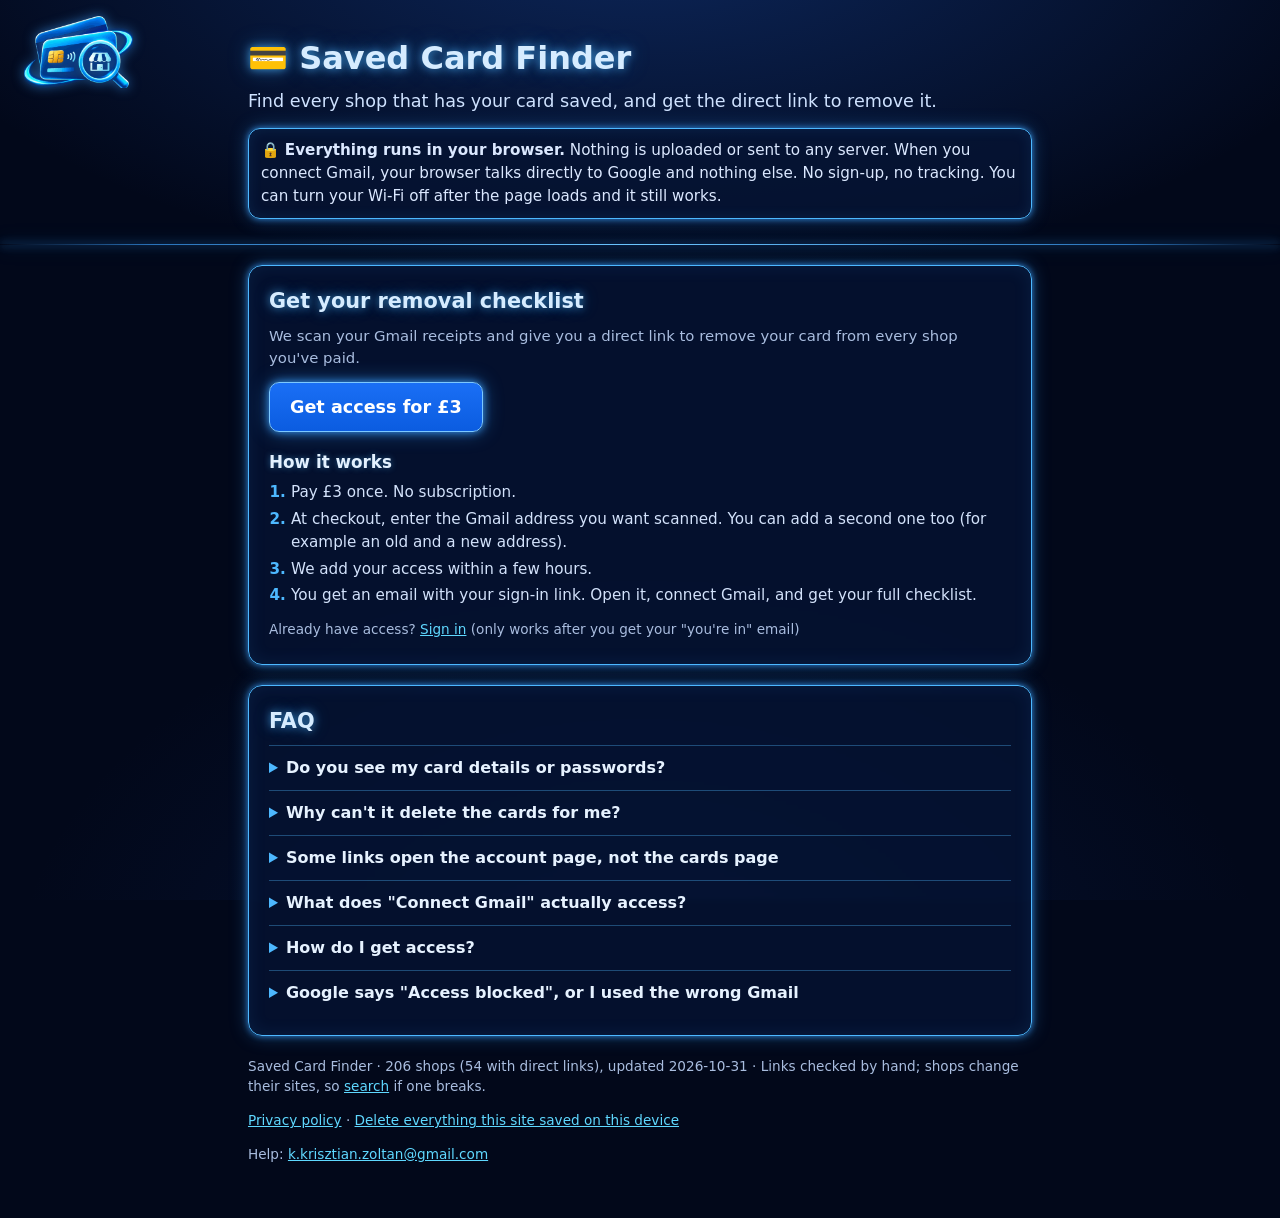
<file: index.html>
<!doctype html>
<html lang="en-GB">
<head>
<meta charset="utf-8">
<meta name="viewport" content="width=device-width, initial-scale=1">
<title>Saved Card Finder — remove your saved cards from every shop in minutes</title>
<meta name="description" content="Scan your Gmail receipts on your device and get a direct link to each shop's saved cards page. Runs 100% in your browser.">
<!-- CSP: only our own files, plus the Google sign-in library (accounts.google.com/gsi), the Gmail API and the token-revoke endpoint. -->
<meta http-equiv="Content-Security-Policy" content="default-src 'self'; script-src 'self' https://accounts.google.com/gsi/client; style-src 'self' https://accounts.google.com/gsi/style 'sha256-RU4sU0AaS8IBGZx8XrGt/pa9A5SLA3dQszGeqT5L3Kw='; frame-src https://accounts.google.com/gsi/; connect-src 'self' https://accounts.google.com/gsi/ https://gmail.googleapis.com https://oauth2.googleapis.com; img-src 'self' data:; form-action 'none'; base-uri 'none'; object-src 'none'">
<!-- Google sign-in needs the page origin in the Referer; shop links still use rel=noreferrer. -->
<meta name="referrer" content="strict-origin-when-cross-origin">
<link rel="stylesheet" href="css/style.css?v=12">
</head>
<body>
<header class="hero">
  <img class="logo" src="img/logo.svg?v=12" alt="Saved Card Finder logo">
  <div class="wrap">
    <h1>💳 Saved Card Finder</h1>
    <p class="tag">Find every shop that has your card saved, and get the direct link to remove it.</p>
    <p class="privacy" id="privacy">🔒 <strong>Everything runs in your browser.</strong> Nothing is uploaded or sent to any server. When you connect Gmail, your browser talks directly to Google and nothing else. No sign-up, no tracking. You can turn your Wi‑Fi off after the page loads and it still works.</p>
  </div>
</header>

<main class="wrap">
  <section class="card no-print buy" id="buy-card">
    <h2>Get your removal checklist</h2>
    <p class="hint">We scan your Gmail receipts and give you a direct link to remove your card from every shop you've paid.</p>
    <div class="row">
      <a id="buy" class="btn primary" href="#" rel="noopener">Get access for <span class="price">£3</span></a>
    </div>
    <p class="sub" id="buy-msg" role="status" hidden></p>
    <h3>How it works</h3>
    <ol class="how">
      <li>Pay <span class="price">£3</span> once. No subscription.</li>
      <li>At checkout, enter the Gmail address you want scanned. You can add a second one too (for example an old and a new address).</li>
      <li>We add your access within a few hours.</li>
      <li>You get an email with your sign-in link. Open it, connect Gmail, and get your full checklist.</li>
    </ol>
    <p class="sub signin">Already have access? <a href="index.html?access=1" id="signin-link">Sign in</a> <span class="note">(only works after you get your "you're in" email)</span></p>
  </section>

  <section class="card no-print" id="input-card" hidden>
    <h2>Tell us where you shopped</h2>
    <div class="gmail" id="gmail-box">
      <h3>Scan your Gmail receipts <span class="pill">read-only</span></h3>
      <p class="disclosure short" id="gmail-disclosure">We read only the sender and subject of your receipt emails, on your device. Nothing is stored or sent anywhere. <a href="privacy.html">Privacy policy</a></p>
      <details class="more-privacy" id="gmail-more">
        <summary>More about privacy</summary>
        <p class="disclosure"><strong>What we read:</strong> we read <em>sender and subject lines of receipt emails only, locally</em>: the <code>From:</code> and <code>Subject:</code> headers of emails that match receipt searches (<span id="gmail-query-label">purchases, orders, invoices, payments, subscriptions and billing senders, any date</span>, up to 5,000 emails, or 20,000 with "Scan deeper"). Subjects are needed to spot the real shop behind payment services like PayPal, Stripe or Google Play. We never request email bodies, snippets or attachments. <strong>Where it goes:</strong> nowhere. Your browser talks directly to Google's Gmail API; everything stays in this tab's memory and is gone when you close it. Nothing is sent to us or anyone else. Access is revoked automatically when the scan finishes. Google's consent screen will say "read your email" because that's the narrowest permission that allows searching.</p>
      </details>
      <label class="consent"><input type="checkbox" id="gmail-consent"> I understand. Let Saved Card Finder read the sender and subject lines of my receipt emails, in this browser only.</label>
      <div class="row">
        <button type="button" id="gmail-connect" class="primary" disabled>Connect Gmail &amp; scan</button>
        <button type="button" id="gmail-deeper" class="ghost" hidden title="Reads up to 20,000 emails, going further back">Scan deeper</button>
        <button type="button" id="gmail-disconnect" class="ghost" hidden>Disconnect</button>
      </div>
      <p class="sub wrong-acct" id="gmail-help">Signed in with the wrong account, or saw "Access blocked"? Only the Gmail address(es) you entered at checkout can sign in. Reply to your access email with the right address and we'll switch it. <span class="support-line" hidden>Or email <a class="support-mail" href="mailto:k.krisztian.zoltan@gmail.com">k.krisztian.zoltan@gmail.com</a>.</span></p>
      <p class="sub" id="gmail-hint" hidden></p>
      <div class="progress" id="gmail-progress" hidden><div></div></div>
      <p class="sub" id="gmail-status" role="status" aria-live="polite"></p>
    </div>
    <!-- Paste / mailbox-file input: kept for ?demo=1 and tests, not shown. -->
    <div id="manual" hidden>
    <p class="hint">Paste shop names <em>or</em> email senders from your receipts, one per line or separated by commas. Raw <code>From:</code> lines work too.</p>
    <details class="howto">
      <summary>Fastest way: copy senders from Gmail / Outlook</summary>
      <ol>
        <li>In Gmail search, paste: <code id="gmail-q">receipt OR "order confirmation" OR "your order" OR invoice OR "payment received" newer_than:5y</code> <button type="button" class="linkbtn" data-copy="#gmail-q">copy</button></li>
        <li>Select the results list (Ctrl/Cmd + A on the page) and copy, then paste below. We pick out the senders.</li>
        <li>Or export your mail with <a href="https://takeout.google.com/" target="_blank" rel="noopener">Google Takeout</a> (Mail only, mbox format) and drop the <code>.mbox</code> file below. It's read on your device.</li>
      </ol>
    </details>
    <textarea id="input" rows="8" spellcheck="false" placeholder="auto-confirm@amazon.co.uk&#10;Deliveroo, Just Eat, Netflix&#10;From: Uber Receipts &lt;noreply@uber.com&gt;&#10;sainsburys.co.uk"></textarea>
    <div class="drop" id="drop" tabindex="0">
      <strong>Or drop .mbox / .eml files here</strong> (or <label class="linkbtn"><input type="file" id="file" accept=".mbox,.eml,.txt,message/rfc822" multiple hidden>choose files</label>)
      <div class="sub">Parsed locally. Only the <code>From:</code> and <code>Subject:</code> lines of each email are read.</div>
      <div class="progress" id="file-progress" hidden><div></div></div>
      <div class="sub" id="file-status"></div>
    </div>
    <div class="row">
      <button type="button" id="find" class="primary">Find my saved cards</button>
      <button type="button" id="example" class="ghost">Try an example</button>
      <button type="button" id="clear" class="ghost">Clear</button>
    </div>
    </div>
  </section>

  <section class="card" id="results" hidden>
    <div class="results-head">
      <h2>Your removal checklist</h2>
      <div class="progress-text" id="progress-text"></div>
    </div>
    <div class="progress big"><div id="progress-bar"></div></div>
    <p class="scan-stats no-print" id="scan-stats" hidden></p>
    <p class="hint no-print">Open each link, sign in, delete the card, then tick <strong>Done</strong>. Your ticks are saved on this device only.</p>
    <div class="row no-print">
      <button type="button" id="copy" class="ghost">Copy list</button>
      <button type="button" id="print" class="ghost">Print</button>
      <button type="button" id="reset-done" class="ghost">Reset ticks</button>
      <button type="button" id="hubs" class="linkbtn" title="PayPal, Google Pay, Apple, Amazon, Link, Shop Pay, Klarna, Clearpay: they store cards for lots of shops">+ Add the big card wallets</button>
    </div>
    <ol id="list" class="list"></ol>

    <li id="paywall" class="paywall no-print" hidden>
      <p><strong id="locked-count"></strong> more shops in this example. Get access to scan your own Gmail and see your full checklist with direct links.</p>
      <a id="unlock" class="btn primary" href="#" rel="noopener">Get access for <span class="price">£3</span></a>
      <p class="sub">One-off payment. No subscription. (We're trying to <em>stop</em> things charging your card.)</p>
    </li>


    <div class="senders no-print" id="senders-wrap" hidden>
      <label class="consent"><input type="checkbox" id="senders-toggle"> Show all senders found <span class="sub">(only on this device)</span></label>
      <div id="senders-table" hidden>
        <div class="row">
          <select id="senders-filter" aria-label="Filter senders">
            <option value="all">All senders</option><option value="used">Used as shops</option>
            <option value="nomatch">Shops not in our list</option><option value="skipped">Skipped</option>
          </select>
          <button type="button" id="senders-copy" class="ghost">Copy CSV</button>
          <button type="button" id="senders-download" class="ghost">Download CSV</button>
        </div>
        <div class="table-wrap"><table>
          <thead><tr><th>Sender domain</th><th>Name</th><th class="num">Emails</th><th class="num">Receipt-like</th><th>Shop found inside</th><th>Result</th></tr></thead>
          <tbody id="senders-body"></tbody>
        </table></div>
        <p class="sub">Subjects are never shown or exported.</p>
      </div>
    </div>

    <details class="card inner no-print">
      <summary>Don't forget these (not shops, but they store cards too)</summary>
      <ul class="extras">
        <li><strong>Chrome autofill:</strong> type <code>chrome://settings/payments</code> in the address bar (browsers block direct links to it).</li>
        <li><strong>Edge:</strong> <code>edge://settings/payments</code> &nbsp; <strong>Firefox:</strong> Settings > Privacy & Security > Saved payment methods.</li>
        <li><strong>Safari / iPhone:</strong> Settings > Apps > Safari > AutoFill > Saved credit cards; and the Wallet app.</li>
        <li><strong>Android:</strong> Google Wallet app, and Chrome > Settings > Payment methods.</li>
        <li><strong>Subscriptions:</strong> your bank app (Monzo, Starling, Revolut, most high-street banks) can list and block recurring card payments.</li>
      </ul>
    </details>
  </section>

  <section class="card faq no-print">
    <h2>FAQ</h2>
    <details><summary>Do you see my card details or passwords?</summary><p>No. You never type a card number or password here. We only link you to each shop's own page; you sign in there yourself.</p></details>
    <details><summary>Why can't it delete the cards for me?</summary><p>Every shop requires you to sign in to its own site, and no tool can safely do that for you without your password. We cut the job down to: click link, sign in, press delete.</p></details>
    <details><summary>Some links open the account page, not the cards page</summary><p>Some shops don't have a stable direct link (or only manage cards in their app). For those we link the closest page and give you the exact steps. Rows marked <span class="badge low">account page</span> are those. Shops we don't know yet are marked <span class="badge search">search</span>: the button searches that shop's own site for its saved cards page.</p></details>
    <details><summary>What does "Connect Gmail" actually access?</summary><p>Google's permission is "read-only Gmail" (there is no narrower one that can search). The app runs a few receipt searches (Gmail's Purchases category, receipt-style subjects, and billing/receipt senders), then asks Google for only the <code>From:</code> and <code>Subject:</code> headers of each match. We read sender and subject lines of receipt emails only, locally: subjects are used in your browser to find the shop behind PayPal, Stripe, Paddle, Apple or Google Play receipts, and to ignore newsletters. Bodies, snippets and attachments are never requested. The token stays in memory, is never saved, and is revoked when the scan ends. You can also check or remove access at <a href="https://myaccount.google.com/permissions" target="_blank" rel="noopener noreferrer">myaccount.google.com/permissions</a>.</p></details>
    <details><summary>How do I get access?</summary><p>Press <strong>Get access</strong> and pay once through Stripe. At checkout, enter the Gmail address you want scanned (and a second one if you like, such as an old address). We add those addresses to the app's sign-in list within a few hours and email you your sign-in link. Open that link, connect Gmail and you get the full checklist. This browser remembers your access, so next time just open the site.</p></details>
    <details><summary>Google says "Access blocked", or I used the wrong Gmail</summary><p>While the app is waiting for Google's review, only the Gmail address(es) entered at checkout can sign in. Anyone else sees Google's "Access blocked" screen. Reply to your access email with the right address and we'll switch it.</p></details>
  </section>
</main>

<footer class="wrap foot">
  <p>Saved Card Finder · <span id="db-info"></span> · Links checked by hand; shops change their sites, so <a href="https://www.google.com/search?q=remove+saved+card" target="_blank" rel="noopener">search</a> if one breaks.</p>
  <p><a href="privacy.html">Privacy policy</a> · <button type="button" class="linkbtn" id="wipe">Delete everything this site saved on this device</button></p>
  <p id="support"></p>
</footer>

<script src="js/config.js?v=12"></script>
<script src="data/shops.js?v=12"></script>
<script src="js/match.js?v=12"></script>
<script src="js/extract.js?v=12"></script>
<script src="js/mbox.js?v=12"></script>
<script src="js/gmail.js?v=12"></script>
<script src="js/logo.js?v=12"></script>
<script src="js/app.js?v=12"></script>
</body>
</html>
</file>
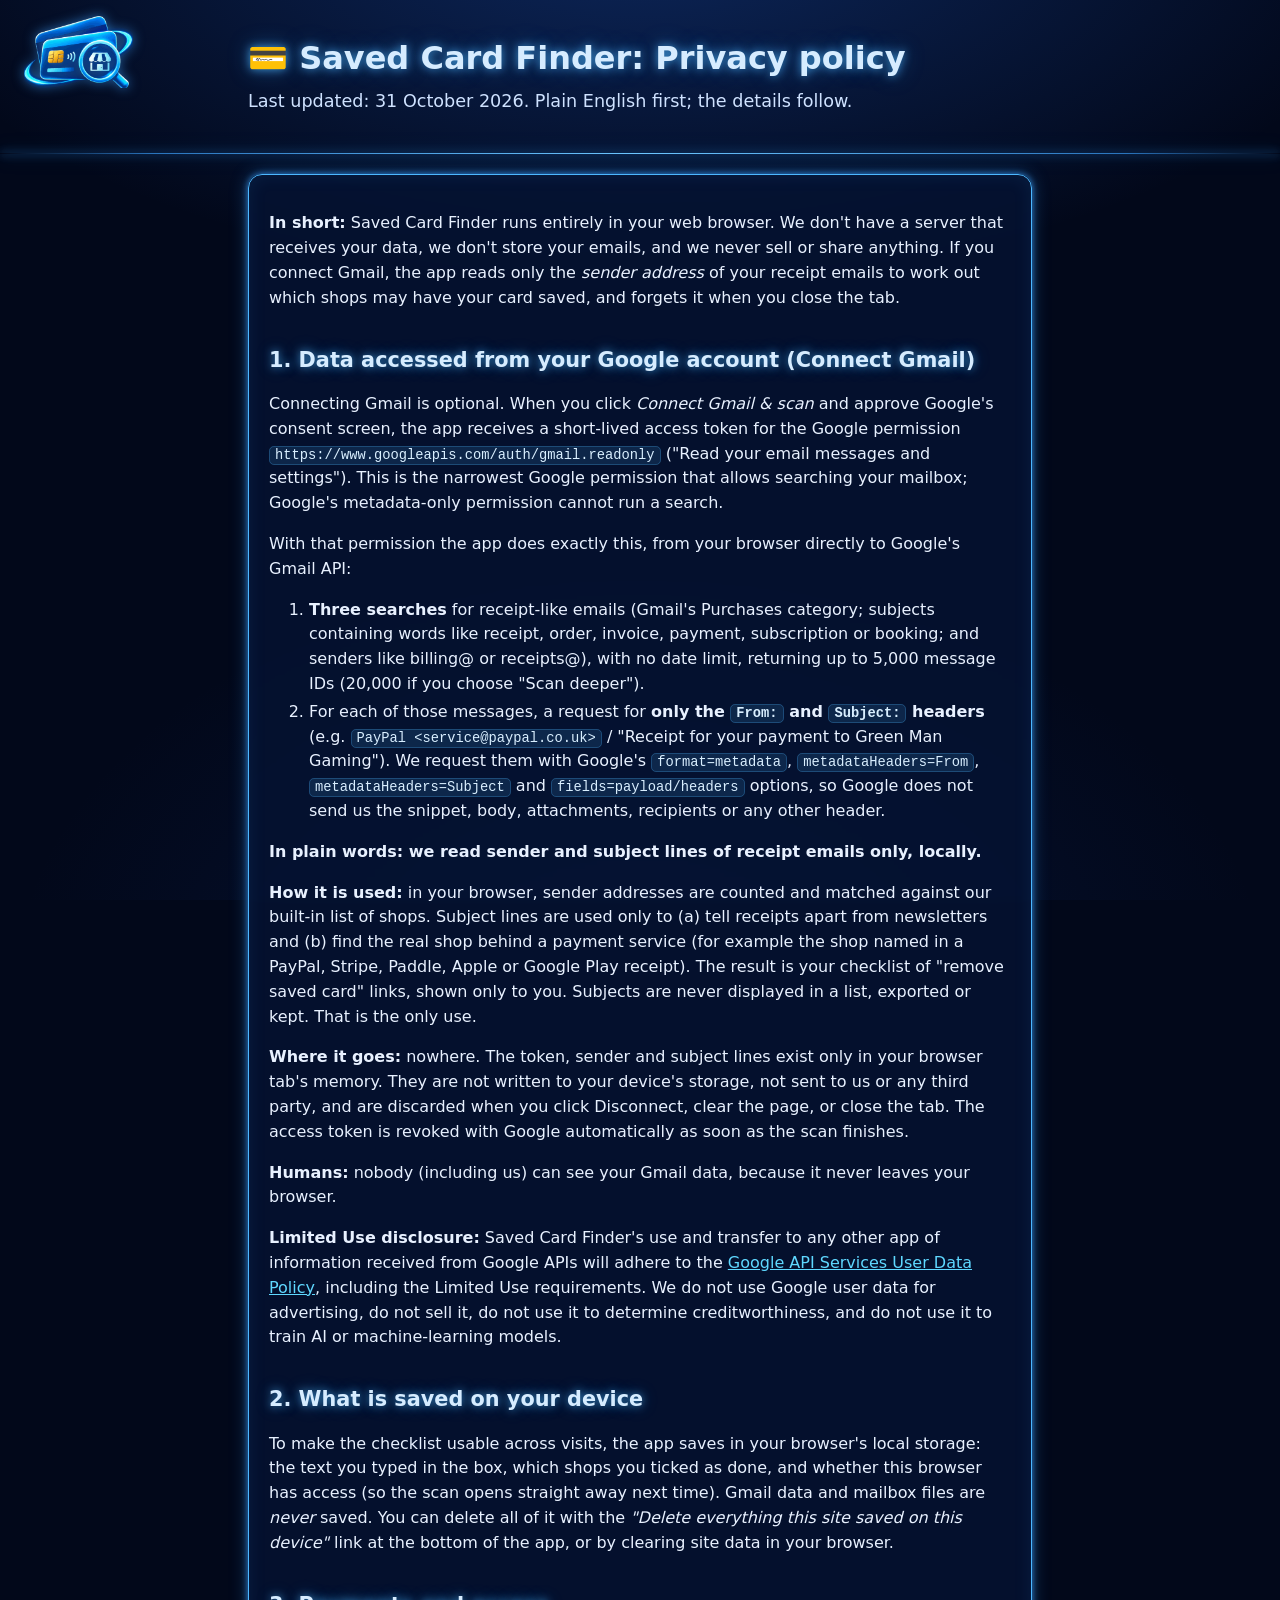
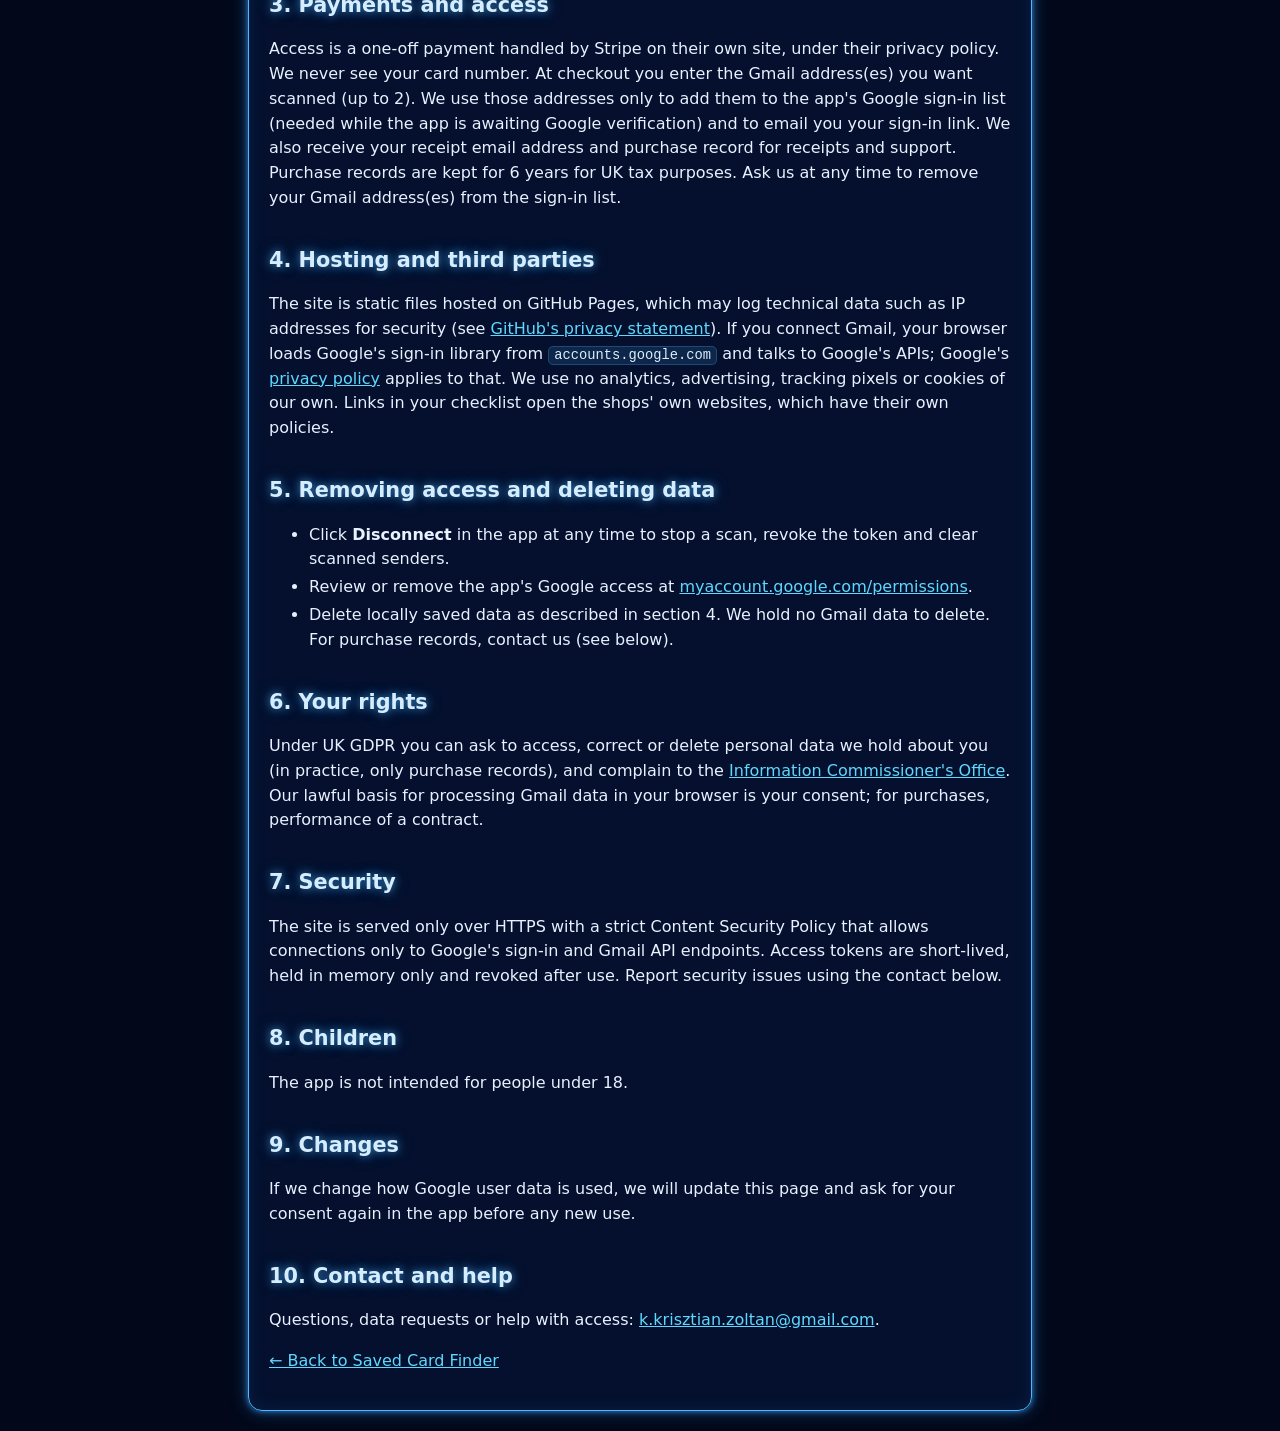
<file: privacy.html>
<!doctype html>
<html lang="en-GB">
<head>
<meta charset="utf-8">
<meta name="viewport" content="width=device-width, initial-scale=1">
<title>Privacy policy — Saved Card Finder</title>
<meta http-equiv="Content-Security-Policy" content="default-src 'self'; script-src 'self'; style-src 'self'; img-src 'self' data:; form-action 'none'; base-uri 'none'; object-src 'none'">
<meta name="referrer" content="strict-origin-when-cross-origin">
<link rel="stylesheet" href="css/style.css?v=12">
</head>
<body>
<header class="hero">
  <img class="logo" src="img/logo.svg?v=12" alt="Saved Card Finder logo"><div class="wrap"><h1>💳 Saved Card Finder: Privacy policy</h1>
<p class="tag">Last updated: 31 October 2026. Plain English first; the details follow.</p></div></header>
<main class="wrap"><article class="card legal">

<p><strong>In short:</strong> Saved Card Finder runs entirely in your web browser. We don't have a server that receives your data, we don't store your emails, and we never sell or share anything. If you connect Gmail, the app reads only the <em>sender address</em> of your receipt emails to work out which shops may have your card saved, and forgets it when you close the tab.</p>

<h2>1. Data accessed from your Google account (Connect Gmail)</h2>
<p>Connecting Gmail is optional. When you click <em>Connect Gmail &amp; scan</em> and approve Google's consent screen, the app receives a short-lived access token for the Google permission <code>https://www.googleapis.com/auth/gmail.readonly</code> ("Read your email messages and settings"). This is the narrowest Google permission that allows searching your mailbox; Google's metadata-only permission cannot run a search.</p>
<p>With that permission the app does exactly this, from your browser directly to Google's Gmail API:</p>
<ol>
  <li><strong>Three searches</strong> for receipt-like emails (Gmail's Purchases category; subjects containing words like receipt, order, invoice, payment, subscription or booking; and senders like billing@ or receipts@), with no date limit, returning up to 5,000 message IDs (20,000 if you choose "Scan deeper").</li>
  <li>For each of those messages, a request for <strong>only the <code>From:</code> and <code>Subject:</code> headers</strong> (e.g. <code>PayPal &lt;service@paypal.co.uk&gt;</code> / "Receipt for your payment to Green Man Gaming"). We request them with Google's <code>format=metadata</code>, <code>metadataHeaders=From</code>, <code>metadataHeaders=Subject</code> and <code>fields=payload/headers</code> options, so Google does not send us the snippet, body, attachments, recipients or any other header.</li>
</ol>
<p><strong>In plain words: we read sender and subject lines of receipt emails only, locally.</strong></p>
<p><strong>How it is used:</strong> in your browser, sender addresses are counted and matched against our built-in list of shops. Subject lines are used only to (a) tell receipts apart from newsletters and (b) find the real shop behind a payment service (for example the shop named in a PayPal, Stripe, Paddle, Apple or Google Play receipt). The result is your checklist of "remove saved card" links, shown only to you. Subjects are never displayed in a list, exported or kept. That is the only use.</p>
<p><strong>Where it goes:</strong> nowhere. The token, sender and subject lines exist only in your browser tab's memory. They are not written to your device's storage, not sent to us or any third party, and are discarded when you click Disconnect, clear the page, or close the tab. The access token is revoked with Google automatically as soon as the scan finishes.</p>
<p><strong>Humans:</strong> nobody (including us) can see your Gmail data, because it never leaves your browser.</p>
<p><strong>Limited Use disclosure:</strong> Saved Card Finder's use and transfer to any other app of information received from Google APIs will adhere to the <a href="https://developers.google.com/terms/api-services-user-data-policy" target="_blank" rel="noopener noreferrer">Google API Services User Data Policy</a>, including the Limited Use requirements. We do not use Google user data for advertising, do not sell it, do not use it to determine creditworthiness, and do not use it to train AI or machine-learning models.</p>

<h2>2. What is saved on your device</h2>
<p>To make the checklist usable across visits, the app saves in your browser's local storage: the text you typed in the box, which shops you ticked as done, and whether this browser has access (so the scan opens straight away next time). Gmail data and mailbox files are <em>never</em> saved. You can delete all of it with the <em>"Delete everything this site saved on this device"</em> link at the bottom of the app, or by clearing site data in your browser.</p>

<h2>3. Payments and access</h2>
<p>Access is a one-off payment handled by Stripe on their own site, under their privacy policy. We never see your card number. At checkout you enter the Gmail address(es) you want scanned (up to 2). We use those addresses only to add them to the app's Google sign-in list (needed while the app is awaiting Google verification) and to email you your sign-in link. We also receive your receipt email address and purchase record for receipts and support. Purchase records are kept for 6 years for UK tax purposes. Ask us at any time to remove your Gmail address(es) from the sign-in list.</p>

<h2>4. Hosting and third parties</h2>
<p>The site is static files hosted on GitHub Pages, which may log technical data such as IP addresses for security (see <a href="https://docs.github.com/en/site-policy/privacy-policies/github-general-privacy-statement" target="_blank" rel="noopener noreferrer">GitHub's privacy statement</a>). If you connect Gmail, your browser loads Google's sign-in library from <code>accounts.google.com</code> and talks to Google's APIs; Google's <a href="https://policies.google.com/privacy" target="_blank" rel="noopener noreferrer">privacy policy</a> applies to that. We use no analytics, advertising, tracking pixels or cookies of our own. Links in your checklist open the shops' own websites, which have their own policies.</p>

<h2>5. Removing access and deleting data</h2>
<ul>
  <li>Click <strong>Disconnect</strong> in the app at any time to stop a scan, revoke the token and clear scanned senders.</li>
  <li>Review or remove the app's Google access at <a href="https://myaccount.google.com/permissions" target="_blank" rel="noopener noreferrer">myaccount.google.com/permissions</a>.</li>
  <li>Delete locally saved data as described in section 4. We hold no Gmail data to delete. For purchase records, contact us (see below).</li>
</ul>

<h2>6. Your rights</h2>
<p>Under UK GDPR you can ask to access, correct or delete personal data we hold about you (in practice, only purchase records), and complain to the <a href="https://ico.org.uk/make-a-complaint/" target="_blank" rel="noopener noreferrer">Information Commissioner's Office</a>. Our lawful basis for processing Gmail data in your browser is your consent; for purchases, performance of a contract.</p>

<h2>7. Security</h2>
<p>The site is served only over HTTPS with a strict Content Security Policy that allows connections only to Google's sign-in and Gmail API endpoints. Access tokens are short-lived, held in memory only and revoked after use. Report security issues using the contact below.</p>

<h2>8. Children</h2>
<p>The app is not intended for people under 18.</p>

<h2>9. Changes</h2>
<p>If we change how Google user data is used, we will update this page and ask for your consent again in the app before any new use.</p>

<h2>10. Contact and help</h2>
<p>Questions, data requests or help with access: <a href="mailto:k.krisztian.zoltan@gmail.com">k.krisztian.zoltan@gmail.com</a>.</p>
<p><a href="./">← Back to Saved Card Finder</a></p>
</article></main>
<script src="js/logo.js?v=12"></script>
</body>
</html>
</file>
<file: css/style.css>
/* Dark neon theme (v10). Colours only: layout/structure unchanged from v9. Text colours checked for WCAG AA on the darkest/lightest surfaces they sit on. */
:root{--bg:#02081a;--bg2:#061638;--fg:#e8f1ff;--muted:#a9bddf;--card:rgba(6,20,52,.78);--card2:rgba(8,26,66,.72);--line:rgba(77,184,255,.28);
  --brand:#3aa0ff;--neon:#4db8ff;--link:#5fd8ff;--brand2:#0f66f0;--ok:#3ee08f;--warn:#ffc857;--err:#ff8a8a;--radius:14px;
  --glow:0 0 6px rgba(58,160,255,.75),0 0 18px rgba(58,160,255,.35);--glow-soft:0 0 4px rgba(58,160,255,.55),0 0 12px rgba(58,160,255,.22);
  color-scheme:dark}
[hidden]{display:none!important}
*{box-sizing:border-box}
html{background:var(--bg)}
body{margin:0;font:16px/1.5 system-ui,-apple-system,"Segoe UI",Roboto,Arial,sans-serif;color:var(--fg);min-height:100vh;
  background:radial-gradient(1100px 520px at 50% -80px,rgba(30,90,200,.38),transparent 70%),radial-gradient(900px 600px at 50% 110%,rgba(20,60,150,.22),transparent 70%),var(--bg);background-attachment:fixed}
a{color:var(--link)}a:hover{color:#9be8ff}
.wrap{max-width:820px;margin:0 auto;padding:0 18px}
.hero{background:transparent;color:var(--fg);padding:34px 0 26px;position:relative}
.hero::after{content:"";position:absolute;left:0;right:0;bottom:0;height:1px;background:linear-gradient(90deg,transparent,rgba(58,160,255,.7) 12%,#6cc6ff 50%,rgba(58,160,255,.7) 88%,transparent);box-shadow:0 0 8px #3aa0ff,0 0 18px rgba(58,160,255,.6)}
.hero h1{margin:0 0 6px;font-size:2rem;color:#d6ecff;text-shadow:0 0 10px rgba(77,184,255,.75),0 0 22px rgba(58,160,255,.35)}
.logo{display:none}
.hero.has-logo .logo{display:block;position:absolute;top:16px;left:24px;height:72px;width:auto;max-width:200px;filter:drop-shadow(0 0 6px rgba(58,160,255,.6))}
.tag{margin:0 0 14px;font-size:1.1rem;color:#cfe2ff}
.privacy{background:var(--card);border:1.5px solid var(--neon);border-radius:12px;padding:10px 12px;margin:0;font-size:.95rem;color:#dbe8ff;box-shadow:var(--glow),inset 0 0 14px rgba(58,160,255,.12)}
.card{background:var(--card);border:1.5px solid var(--neon);border-radius:var(--radius);padding:20px;margin:20px 0;box-shadow:var(--glow),inset 0 0 18px rgba(58,160,255,.10);backdrop-filter:blur(2px)}
.card.inner{margin:16px 0 0;padding:12px 16px;background:var(--card2);border-color:rgba(77,184,255,.75);box-shadow:var(--glow-soft)}
.card.inner summary{cursor:pointer;font-weight:600;color:#d6ecff}
h2{margin:0 0 8px;font-size:1.3rem;color:#d6ecff;text-shadow:0 0 8px rgba(77,184,255,.7),0 0 18px rgba(58,160,255,.3)}h3{margin:22px 0 4px;color:#e3f1ff;text-shadow:0 0 6px rgba(77,184,255,.45)}
.hint,.sub{color:var(--muted);font-size:.93rem;margin:4px 0 10px}
.sub{font-size:.85rem;margin:4px 0}
code{background:rgba(77,184,255,.13);color:#d9efff;border:1px solid rgba(77,184,255,.25);border-radius:5px;padding:1px 5px;font-size:.86em;word-break:break-word}
textarea{width:100%;font:14px/1.45 ui-monospace,SFMono-Regular,Menlo,Consolas,monospace;padding:12px;border:1px solid rgba(77,184,255,.55);border-radius:10px;resize:vertical;background:#040f2b;color:var(--fg)}
textarea::placeholder,input::placeholder{color:#7f95bd}
textarea:focus,input:focus,select:focus,button:focus-visible,a:focus-visible,summary:focus-visible{outline:2px solid var(--link);outline-offset:1px;box-shadow:var(--glow-soft)}
.drop{margin:10px 0;border:2px dashed rgba(77,184,255,.5);border-radius:10px;padding:14px;text-align:center;color:var(--muted);transition:.15s}
.drop.over{border-color:var(--neon);background:rgba(58,160,255,.12);box-shadow:var(--glow-soft)}
.row{display:flex;flex-wrap:wrap;gap:8px;margin-top:12px}
button{font:inherit;cursor:pointer;border-radius:10px;padding:9px 14px;border:1px solid rgba(77,184,255,.6);background:rgba(8,28,72,.8);color:#e3f1ff;transition:box-shadow .15s,border-color .15s,background .15s}
button.primary{background:linear-gradient(180deg,#1a6ff5,#0b5ce0);border:1.5px solid #7cc8ff;color:#fff;font-weight:600;box-shadow:0 0 8px rgba(58,160,255,.9),0 0 20px rgba(58,160,255,.45)}
button.primary:hover{background:linear-gradient(180deg,#1c6cf2,#0a56d6);box-shadow:0 0 10px #4db8ff,0 0 26px rgba(58,160,255,.6)}
button.ghost:hover{border-color:var(--neon);box-shadow:var(--glow-soft)}
.linkbtn{background:none;border:0;padding:0;color:var(--link);text-decoration:underline;cursor:pointer;font:inherit;box-shadow:none}
.linkbtn:hover{color:#9be8ff;box-shadow:none}
.howto{margin:6px 0 10px;font-size:.93rem}.howto summary{cursor:pointer;color:var(--link);font-weight:600}
.howto ol{padding-left:20px;margin:8px 0}
.progress{height:6px;background:rgba(77,184,255,.14);border:1px solid rgba(77,184,255,.25);border-radius:99px;overflow:hidden;margin:8px 0}
.progress>div,#progress-bar{height:100%;width:0;background:linear-gradient(90deg,#2b7fff,#4db8ff,#5fe8ff);box-shadow:0 0 8px #4db8ff;transition:width .25s}
.progress.big{height:10px}
.results-head{display:flex;justify-content:space-between;align-items:baseline;gap:10px;flex-wrap:wrap}
.progress-text{font-weight:600;color:var(--ok);text-shadow:0 0 6px rgba(62,224,143,.45)}
.list{list-style:none;margin:14px 0 0;padding:0}
.item{display:grid;grid-template-columns:auto 1fr auto;gap:6px 14px;align-items:center;padding:12px 4px;border-top:1px solid var(--line)}
.item:first-child{border-top:0}
.item .name{font-weight:650;color:#eef6ff}
.item .meta{grid-column:2/4;color:var(--muted);font-size:.88rem}
.item .meta .steps{display:block}
.item .from{font-size:.78rem;color:#94aad2;word-break:break-all}
.item a.open{white-space:nowrap;text-decoration:none;background:rgba(58,160,255,.12);color:#bfe9ff;border:1.5px solid var(--neon);padding:7px 11px;border-radius:9px;font-weight:600;font-size:.92rem;box-shadow:var(--glow-soft)}
.item a.open:hover{background:rgba(58,160,255,.24);color:#fff;box-shadow:var(--glow)}
.item.done .name{text-decoration:line-through;color:var(--muted)}
.item.done a.open{opacity:.55;box-shadow:none}
.done-box{display:flex;flex-direction:column;align-items:center;font-size:.72rem;color:var(--muted);gap:2px}
.done-box input{width:22px;height:22px;accent-color:var(--ok);cursor:pointer}
.item.locked{filter:blur(5px);user-select:none;pointer-events:none;opacity:.7}
.badge{display:inline-block;font-size:.72rem;font-weight:600;border-radius:99px;padding:1px 8px;margin-left:6px;vertical-align:1px;border:1px solid currentColor;background:rgba(4,14,40,.6)}
.badge.high{color:#5ff0a8;box-shadow:0 0 6px rgba(62,224,143,.45)}.badge.medium{color:#7cc8ff;box-shadow:0 0 6px rgba(77,184,255,.5)}.badge.low{color:#ffcf70;box-shadow:0 0 6px rgba(255,200,87,.4)}.badge.search{color:#c3d0ea;box-shadow:0 0 6px rgba(160,180,220,.3)}
.paywall{list-style:none;margin:10px 0;padding:18px 16px;text-align:center;background:linear-gradient(180deg,rgba(14,40,100,.75),rgba(6,20,52,.85));border:1.5px solid var(--neon);border-radius:12px;box-shadow:var(--glow),inset 0 0 22px rgba(58,160,255,.15)}
.paywall p{margin:6px 0}
.code-form{display:flex;justify-content:center;gap:8px;margin-top:10px;flex-wrap:wrap}
.code-form input{font:inherit;padding:8px 10px;border:1px solid rgba(77,184,255,.6);border-radius:9px;text-transform:uppercase;background:#040f2b;color:var(--fg)}
.code-msg{align-self:center;font-size:.9rem;color:var(--warn)}
.unmatched{padding-left:18px}.unmatched li{margin:4px 0}.unmatched .cnt{color:var(--muted);font-size:.85rem}
.extras{padding-left:18px;font-size:.93rem}.extras li{margin:5px 0}
.faq details{border-top:1px solid rgba(77,184,255,.35);padding:10px 0}.faq summary{cursor:pointer;font-weight:600;color:#e6f2ff}
.faq summary::marker{color:var(--neon)}
.faq p{color:var(--muted);margin:6px 0 0}
.foot{color:var(--muted);font-size:.85rem;padding-bottom:40px}
.toast{position:fixed;left:50%;bottom:22px;transform:translateX(-50%);background:#071a44;color:#fff;border:1.5px solid var(--neon);box-shadow:var(--glow);padding:9px 16px;border-radius:10px;font-size:.92rem;z-index:9}
@media (max-width:1120px){.hero.has-logo{padding-top:98px}}
@media (max-width:560px){.item{grid-template-columns:auto 1fr}.item a.open{grid-column:2}.item .meta{grid-column:1/3}.hero h1{font-size:1.6rem}.hero.has-logo .logo{height:48px;top:10px;left:12px}.hero.has-logo{padding-top:70px}.card{padding:16px}}
@media print{
  body{background:#fff;color:#000;font-size:12pt}.hero{background:none;color:#000;padding:0}.hero::after,.logo{display:none!important}.privacy{border:0;padding:0;background:none;box-shadow:none;color:#000}
  h1,h2,h3,.hero h1{color:#000;text-shadow:none}.item .name,.item .meta,.item .from,.faq p,.hint,.sub{color:#222}
  .no-print,.paywall,.item.locked,.toast{display:none!important}
  .card{border:0;box-shadow:none;padding:0;margin:10px 0;background:none}
  .item{break-inside:avoid;grid-template-columns:auto 1fr;border-color:#ccc}
  .item a.open{background:none;border:0;padding:0;grid-column:2;color:#000;box-shadow:none}
  .item a.open::after{content:" " attr(href);font-weight:400;font-size:9pt;color:#333;word-break:break-all}
  .badge{box-shadow:none;background:none;color:#333}
}

/* Connect Gmail */
.gmail{border:1.5px solid rgba(77,184,255,.85);background:var(--card2);border-radius:12px;padding:14px 16px;margin:8px 0 4px;box-shadow:var(--glow-soft),inset 0 0 14px rgba(58,160,255,.10)}
.gmail h3{margin:0 0 6px;font-size:1.05rem}
.gmail .pill{font-size:.7rem;font-weight:600;background:#0f66f0;color:#fff;border:1px solid #7cc8ff;border-radius:99px;padding:2px 8px;vertical-align:middle;box-shadow:0 0 6px rgba(58,160,255,.8);text-shadow:none}
.gmail .disclosure{font-size:.88rem;margin:6px 0 10px;line-height:1.45;color:#d3e2fb}
.gmail .consent{display:flex;gap:8px;align-items:flex-start;font-size:.9rem;margin-bottom:8px;cursor:pointer;color:#dbe8ff}
.gmail .consent input{margin-top:3px}
input[type=checkbox]{accent-color:var(--brand)}
.gmail.off{opacity:.75}
.gmail.off .consent{pointer-events:none}
#gmail-hint{color:var(--warn)}
#gmail-status{color:#c9daf6}
#gmail-status.err{color:var(--err);font-weight:600}
button[disabled],button.primary[disabled]{opacity:1;cursor:not-allowed;background:#1a2a4d;border-color:#3d5683;color:#9fb0cf;box-shadow:none}
.or{text-align:center;color:var(--muted);margin:10px 0 6px;font-size:.85rem}
.legal h2{margin-top:1.6em}
.legal{line-height:1.55}
.legal li{margin:3px 0}
.meta a.alt{font-size:.82rem;margin-left:6px}
.badge.bank{color:#b3a6ff;box-shadow:0 0 6px rgba(150,130,255,.45)}
.scan-stats{font-size:.88rem;color:var(--muted);margin:8px 0}
.senders{margin:14px 0}
.senders select{padding:6px 8px;border-radius:8px;border:1px solid rgba(77,184,255,.6);font:inherit;background:#040f2b;color:var(--fg)}
.table-wrap{max-height:420px;overflow:auto;border:1.5px solid rgba(77,184,255,.6);border-radius:10px;margin-top:8px;background:rgba(3,12,34,.7);box-shadow:var(--glow-soft)}
.senders table{border-collapse:collapse;width:100%;font-size:.82rem}
.senders th,.senders td{padding:5px 8px;border-bottom:1px solid rgba(77,184,255,.18);text-align:left;vertical-align:top}
.senders th{position:sticky;top:0;background:#0a1f4f;color:#d6ecff;box-shadow:0 1px 0 rgba(77,184,255,.6)}
.senders td.num,.senders th.num{text-align:right}
.senders tr.skipped td{color:#8ea3c9}
.disclosure.short{margin:6px 0}
.more-privacy{margin:4px 0 10px;font-size:.88rem}
.more-privacy summary{cursor:pointer;color:var(--link)}
.more-privacy summary::marker{color:var(--neon)}
.more-privacy .disclosure{margin-top:6px}

/* v12: pay-first landing + access mode */
a.btn{display:inline-block;font:inherit;text-decoration:none;border-radius:10px;padding:9px 14px;cursor:pointer;transition:box-shadow .15s,border-color .15s,background .15s}
a.btn.primary{background:linear-gradient(180deg,#1a6ff5,#0b5ce0);border:1.5px solid #7cc8ff;color:#fff;font-weight:600;box-shadow:0 0 8px rgba(58,160,255,.9),0 0 20px rgba(58,160,255,.45)}
a.btn.primary:hover{background:linear-gradient(180deg,#1c6cf2,#0a56d6);color:#fff;box-shadow:0 0 10px #4db8ff,0 0 26px rgba(58,160,255,.6)}
.buy #buy{font-size:1.1rem;padding:11px 20px}
.buy h3{margin:18px 0 4px;font-size:1.05rem}
.how{padding-left:22px;margin:6px 0 10px;color:#d3e2fb;font-size:.95rem}.how li{margin:4px 0}
.how li::marker{color:var(--neon);font-weight:700}
.signin{margin-top:12px}.signin .note{color:var(--muted)}
#buy-msg{color:var(--warn)}
.wrong-acct{margin:10px 0 4px}
.wrong-acct.alert{color:#ffe2a8;border:1.5px solid var(--warn);border-radius:10px;padding:8px 10px;background:rgba(255,200,87,.08);box-shadow:0 0 8px rgba(255,200,87,.35)}
.paywall .btn{margin:4px 0}
</file>
